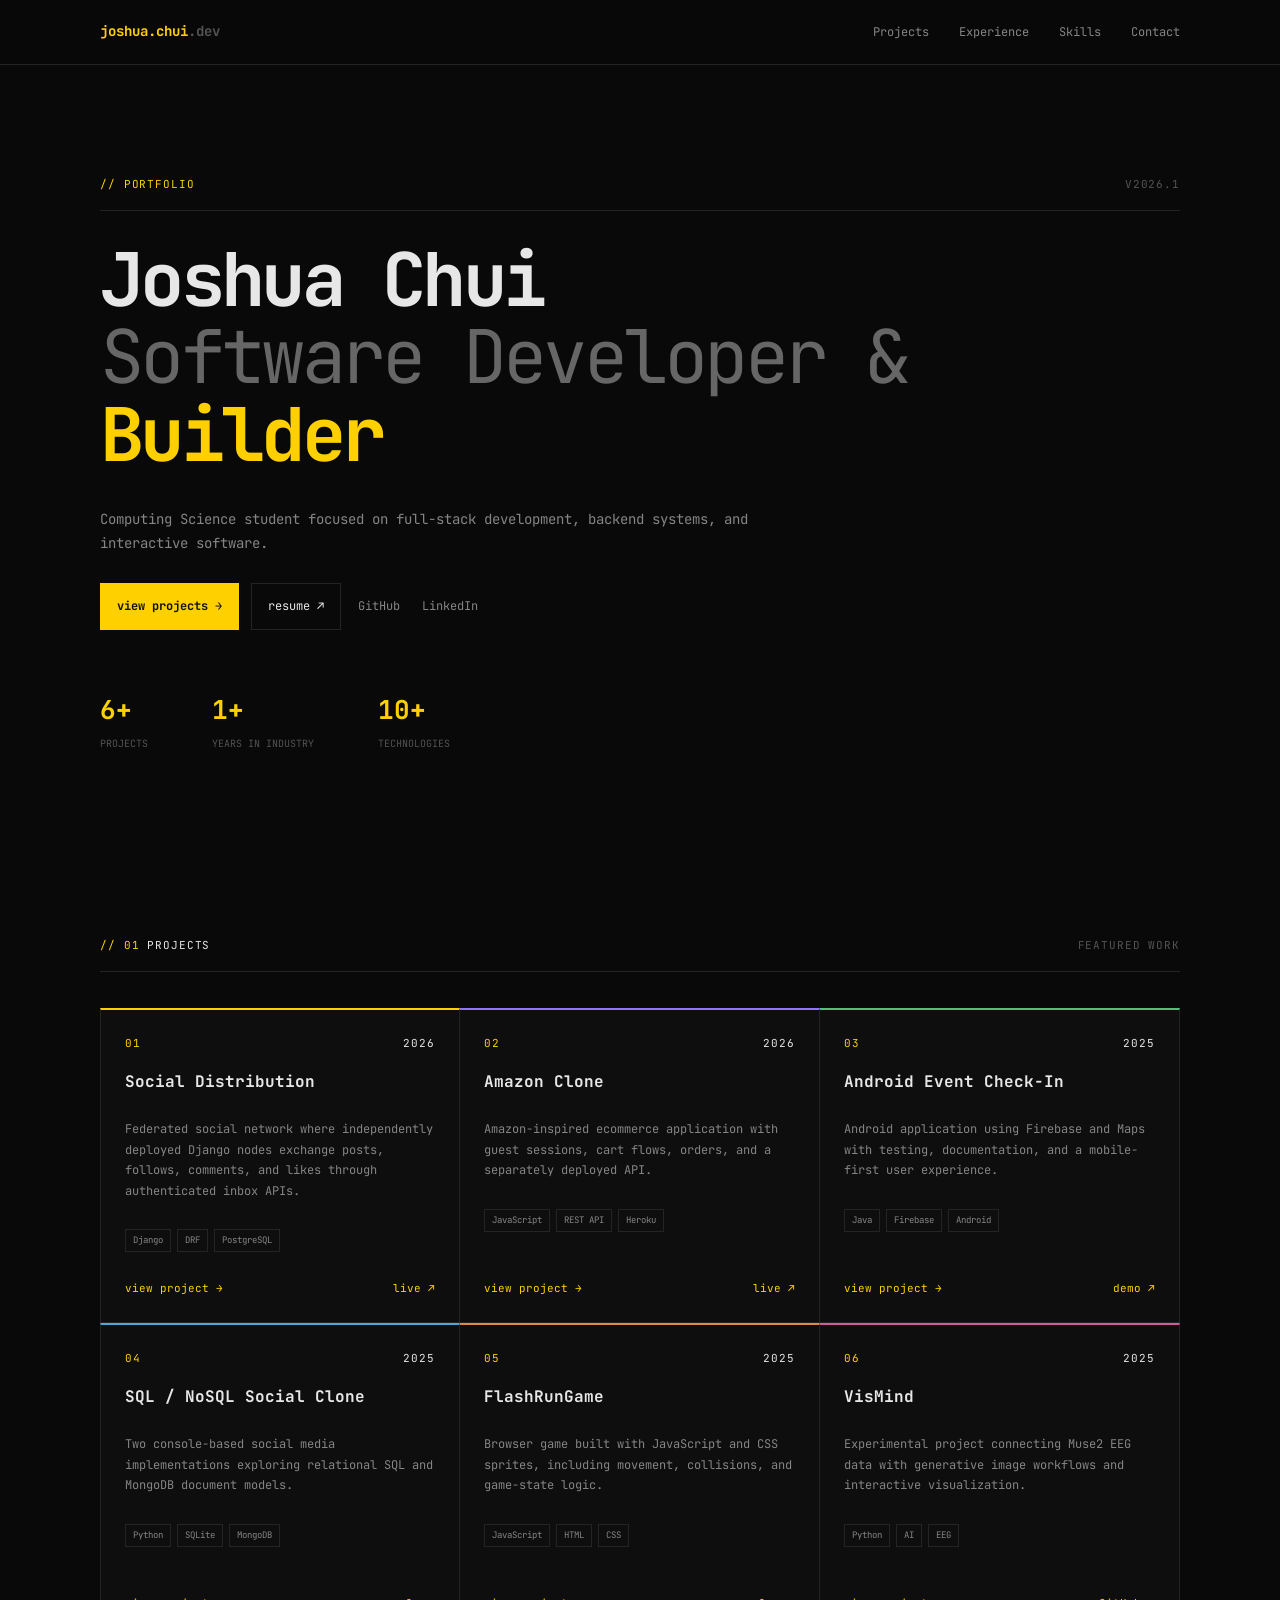
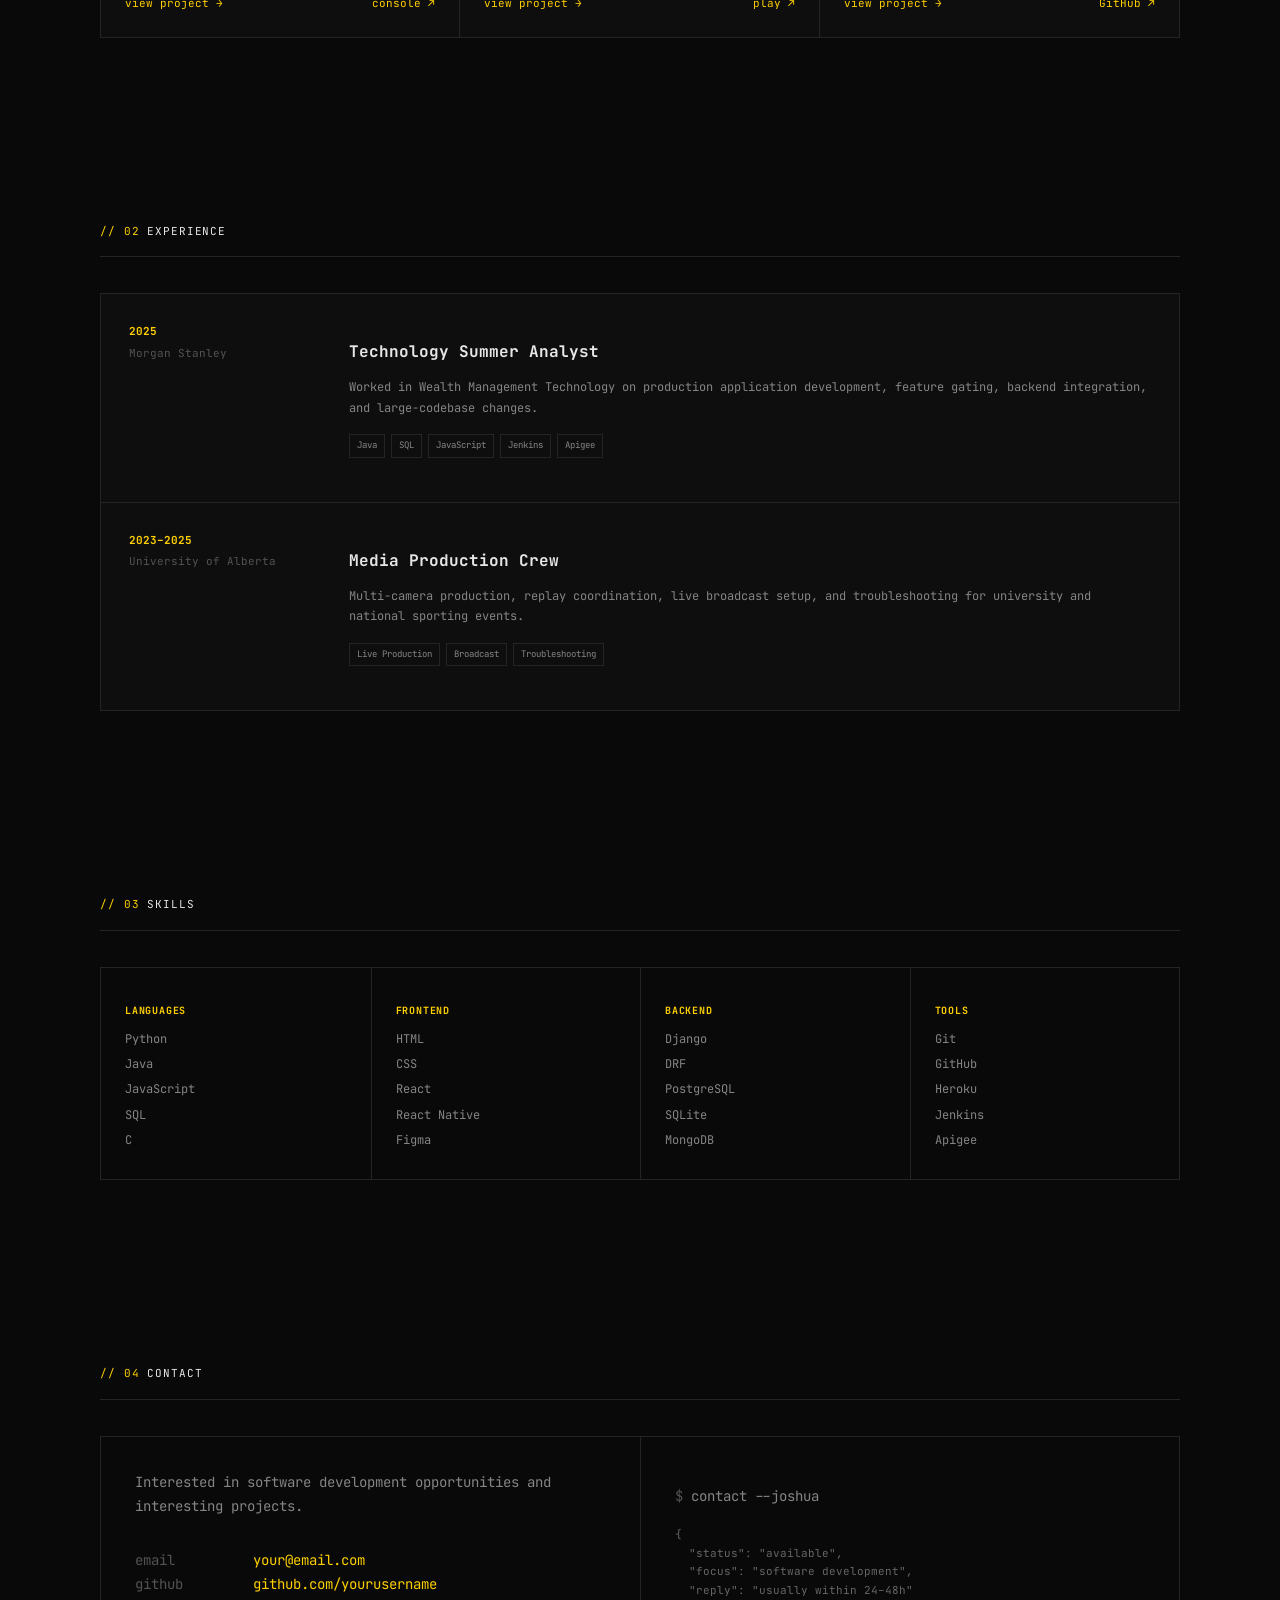
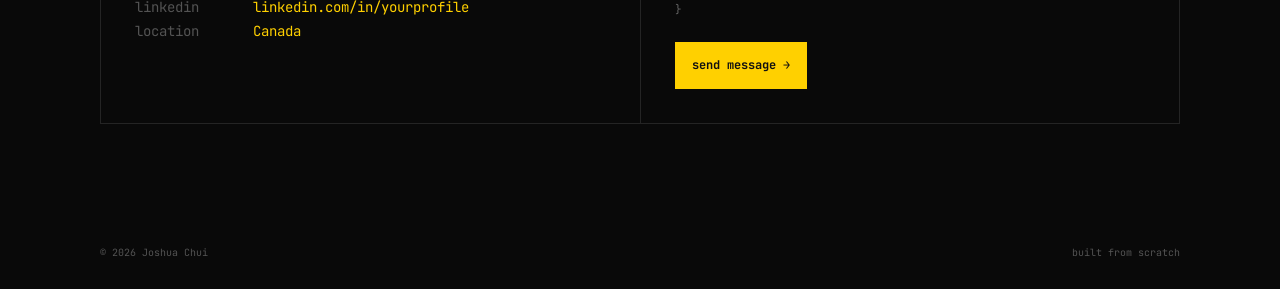
<file: index.html>
<!DOCTYPE html>
<html lang="en">
<head>
    <meta charset="UTF-8"/>
    <meta name="viewport" content="width=device-width, initial-scale=1.0"/>
    <meta name="description" content="Joshua Chui — software developer portfolio."/>
    <title>Joshua Chui — Software Developer</title>
    <link rel="preconnect" href="https://fonts.googleapis.com">
    <link rel="preconnect" href="https://fonts.gstatic.com" crossorigin>
    <link href="https://fonts.googleapis.com/css2?family=JetBrains+Mono:wght@400;500;600;700&display=swap"
          rel="stylesheet">
    <link rel="stylesheet" href="styles.css"/>
</head>
<body>
<header class="site-header">
    <div class="container nav">
        <a class="brand" href="#top">joshua.chui<span>.dev</span></a>
        <button class="menu-toggle" aria-label="Open navigation" aria-expanded="false">menu</button>
        <nav class="nav-links" aria-label="Main navigation">
            <a href="#projects">Projects</a>
            <a href="#experience">Experience</a>
            <a href="#skills">Skills</a>
            <a href="#contact">Contact</a>
        </nav>
    </div>
</header>

<main id="top">
    <section class="hero section">
        <div class="container">
            <div class="eyebrow"><span>// PORTFOLIO</span><span class="muted">v2026.1</span></div>
            <div class="rule"></div>
            <h1>Joshua Chui <span>Software Developer & <strong>Builder</strong></span></h1>
            <p class="hero-copy">Computing Science student focused on full-stack development, backend systems, and
                interactive software.</p>
            <div class="hero-actions">
                <a class="button button-primary" href="#projects">view projects →</a>
                <a class="button" href="resume.pdf" target="_blank" rel="noreferrer">resume ↗</a>
                <a class="text-link" href="https://github.com/" target="_blank" rel="noreferrer">GitHub</a>
                <a class="text-link" href="https://www.linkedin.com/" target="_blank" rel="noreferrer">LinkedIn</a>
            </div>
            <div class="stats">
                <div><strong>6+</strong><span>Projects</span></div>
                <div><strong>1+</strong><span>Years in industry</span></div>
                <div><strong>10+</strong><span>Technologies</span></div>
            </div>
        </div>
    </section>

    <section id="projects" class="section">
        <div class="container">
            <div class="section-heading">
                <div><span>// 01</span> PROJECTS</div>
                <span class="muted">featured work</span></div>
            <div id="project-grid" class="project-grid"></div>
        </div>
    </section>

    <section id="experience" class="section">
        <div class="container">
            <div class="section-heading">
                <div><span>// 02</span> EXPERIENCE</div>
            </div>
            <div id="experience-list" class="experience-list"></div>
        </div>
    </section>

    <section id="skills" class="section">
        <div class="container">
            <div class="section-heading">
                <div><span>// 03</span> SKILLS</div>
            </div>
            <div id="skills-grid" class="skills-grid"></div>
        </div>
    </section>

    <section id="contact" class="section">
        <div class="container">
            <div class="section-heading">
                <div><span>// 04</span> CONTACT</div>
            </div>
            <div class="contact-grid">
                <div>
                    <p class="contact-lead">Interested in software development opportunities and interesting
                        projects.</p>
                    <dl>
                        <div>
                            <dt>email</dt>
                            <dd><a href="mailto:your@email.com">your@email.com</a></dd>
                        </div>
                        <div>
                            <dt>github</dt>
                            <dd><a href="https://github.com/" target="_blank">github.com/yourusername</a></dd>
                        </div>
                        <div>
                            <dt>linkedin</dt>
                            <dd><a href="https://linkedin.com/" target="_blank">linkedin.com/in/yourprofile</a></dd>
                        </div>
                        <div>
                            <dt>location</dt>
                            <dd>Canada</dd>
                        </div>
                    </dl>
                </div>
                <div class="terminal-contact">
                    <p><span class="muted">$</span> contact --joshua</p>
                    <pre>{
  "status": "available",
  "focus": "software development",
  "reply": "usually within 24–48h"
}</pre>
                    <a class="button button-primary" href="mailto:your@email.com">send message →</a>
                </div>
            </div>
        </div>
    </section>
</main>

<footer>
    <div class="container footer-inner"><span>© 2026 Joshua Chui</span><span>built from scratch</span></div>
</footer>
<script type="module" src="script.js"></script>
</body>
</html>
</file>
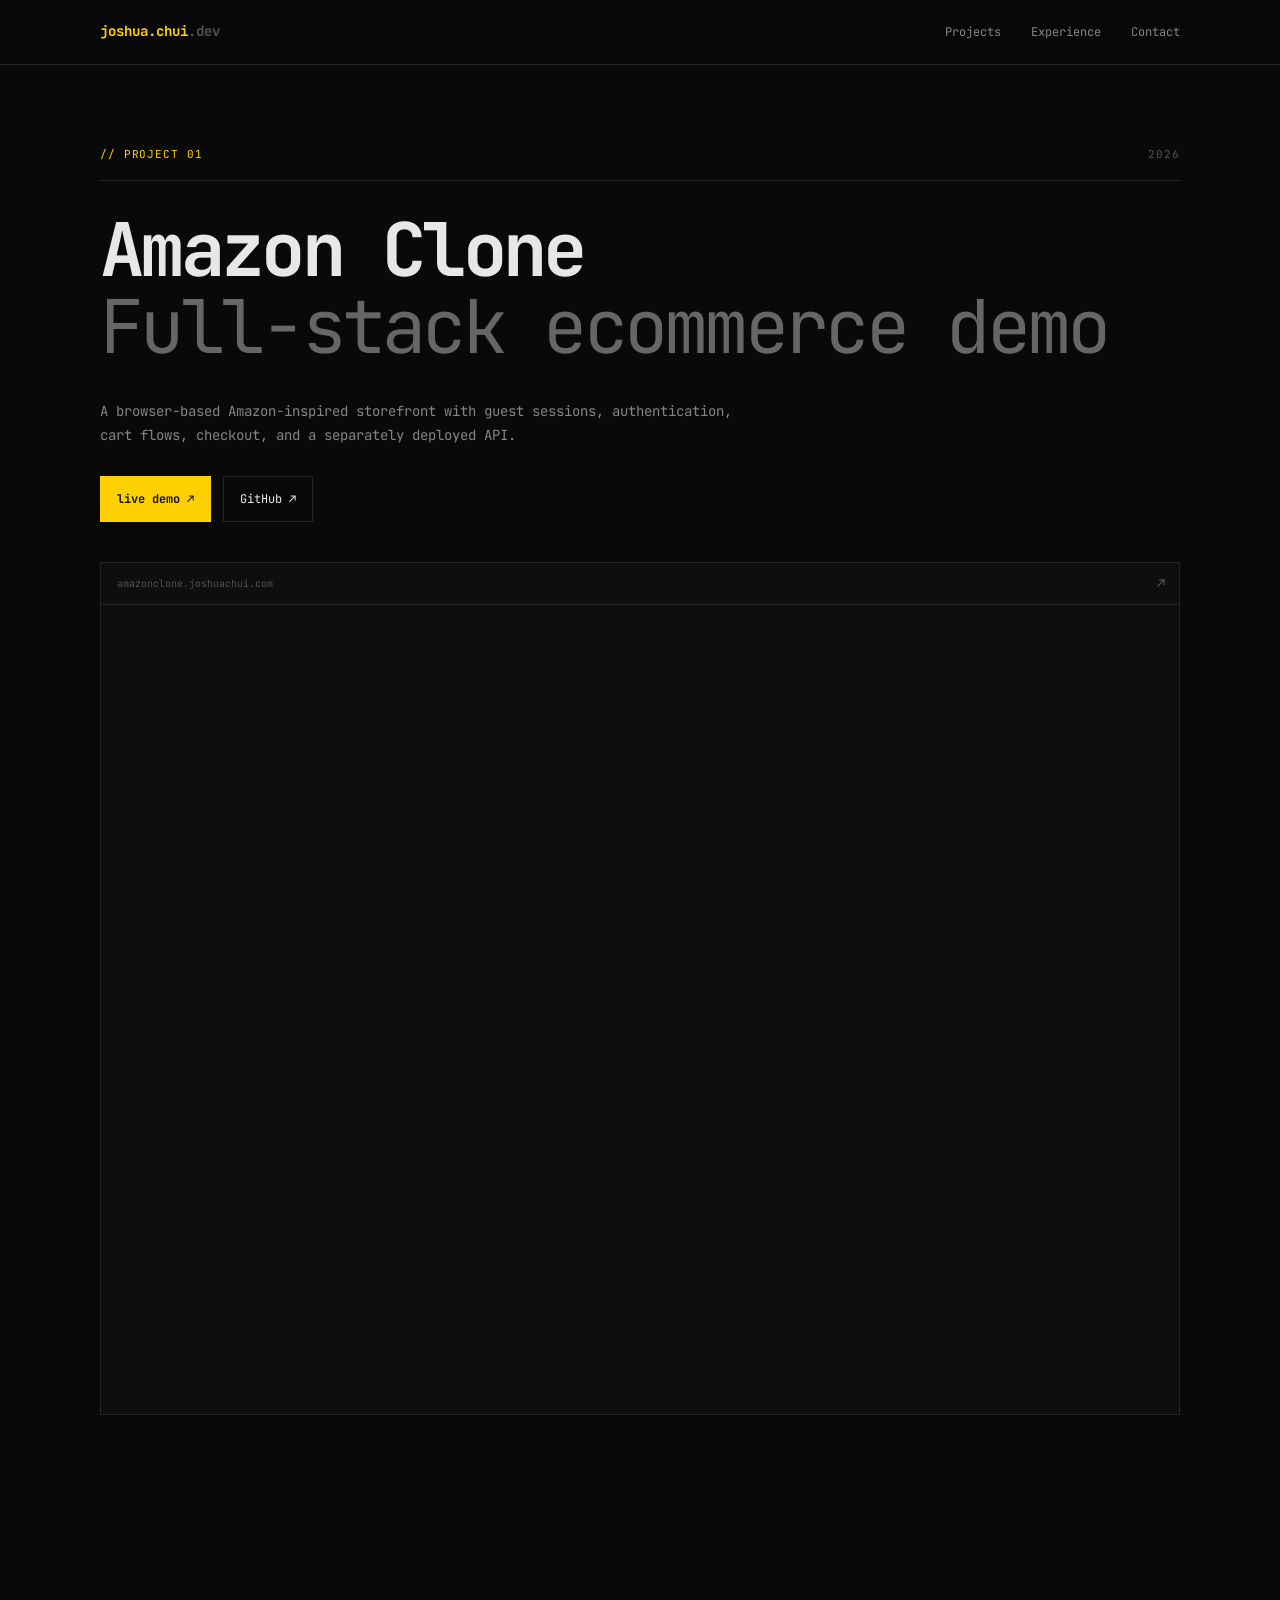
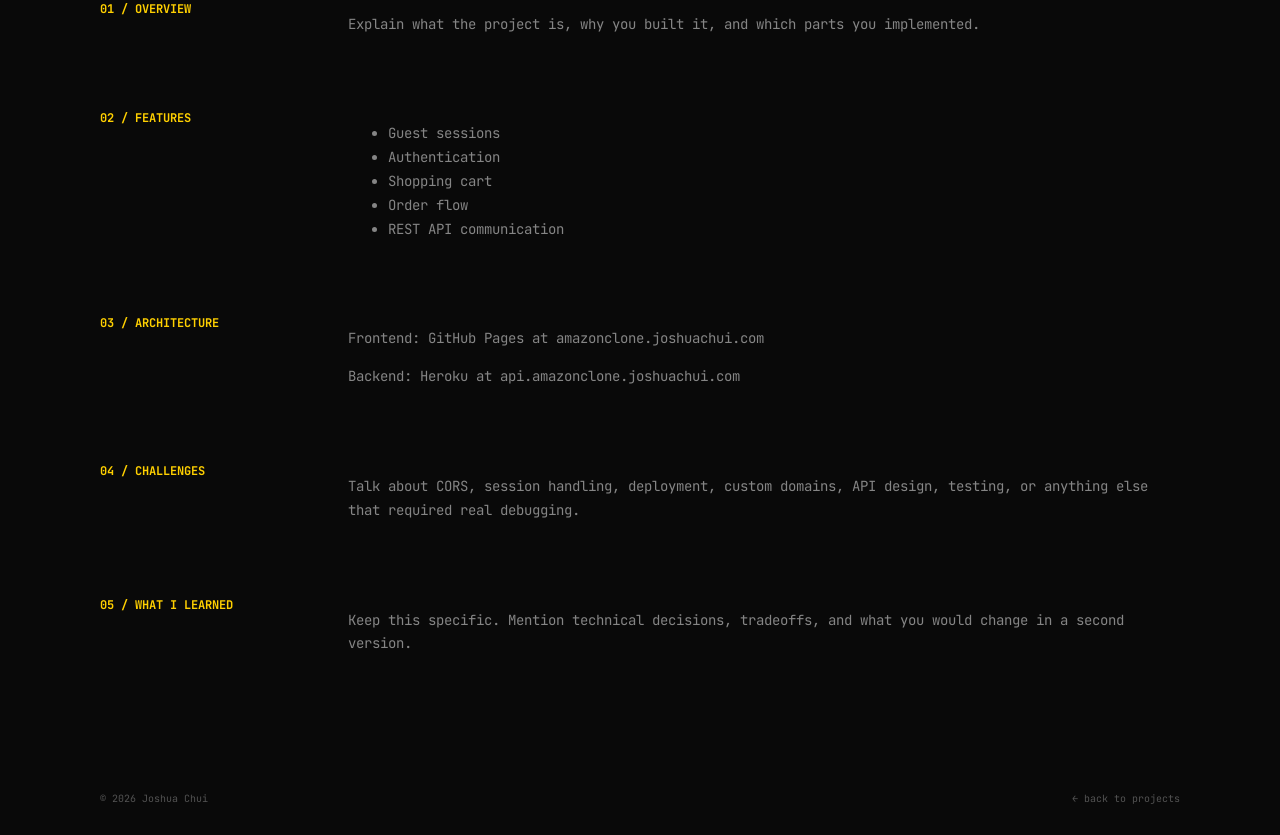
<file: projects/amazonclone.html>
<!DOCTYPE html>
<html lang="en">
<head>
    <meta charset="UTF-8"/>
    <meta name="viewport" content="width=device-width, initial-scale=1.0"/>
    <title>Amazon Clone — Joshua Chui</title>
    <link rel="preconnect" href="https://fonts.googleapis.com">
    <link rel="preconnect" href="https://fonts.gstatic.com" crossorigin>
    <link href="https://fonts.googleapis.com/css2?family=JetBrains+Mono:wght@400;500;600;700&display=swap"
          rel="stylesheet">
    <link rel="stylesheet" href="../styles.css"/>
</head>
<body class="project-page">
<header class="site-header">
    <div class="container nav">
        <a class="brand" href="../index.html">joshua.chui<span>.dev</span></a>
        <nav class="nav-links"><a href="../index.html#projects">Projects</a><a href="../index.html#experience">Experience</a><a
                href="../index.html#contact">Contact</a></nav>
    </div>
</header>

<main>
    <section class="hero section">
        <div class="container">
            <div class="eyebrow"><span>// PROJECT 01</span><span class="muted">2026</span></div>
            <div class="rule"></div>
            <h1>Amazon Clone <span>Full-stack ecommerce demo</span></h1>
            <p class="hero-copy">A browser-based Amazon-inspired storefront with guest sessions, authentication, cart
                flows, checkout, and a separately deployed API.</p>
            <div class="hero-actions">
                <a class="button button-primary" href="https://amazonclone.joshuachui.com" target="_blank"
                   rel="noreferrer">live demo ↗</a>
                <a class="button" href="https://github.com/" target="_blank" rel="noreferrer">GitHub ↗</a>
            </div>

            <div class="project-demo">
                <div class="browser-bar">
                    <span class="browser-address">amazonclone.joshuachui.com</span>

                    <a class="browser-open"
                       href="https://amazonclone.joshuachui.com"
                       target="_blank"
                       rel="noreferrer"
                       aria-label="Open Amazon Clone in a new tab">↗</a>
                </div>
                <iframe
                        src="https://amazonclone.joshuachui.com"
                        title="Amazon Clone live demo"
                        loading="lazy">
                </iframe>
            </div>
        </div>
    </section>

    <section class="section">
        <div class="container">
            <div class="content-grid"><h2>01 / OVERVIEW</h2>
                <div><p>Explain what the project is, why you built it, and which parts you implemented.</p></div>
            </div>
            <div class="content-grid"><h2>02 / FEATURES</h2>
                <div>
                    <ul>
                        <li>Guest sessions</li>
                        <li>Authentication</li>
                        <li>Shopping cart</li>
                        <li>Order flow</li>
                        <li>REST API communication</li>
                    </ul>
                </div>
            </div>
            <div class="content-grid"><h2>03 / ARCHITECTURE</h2>
                <div><p>Frontend: GitHub Pages at amazonclone.joshuachui.com</p>
                    <p>Backend: Heroku at api.amazonclone.joshuachui.com</p></div>
            </div>
            <div class="content-grid"><h2>04 / CHALLENGES</h2>
                <div><p>Talk about CORS, session handling, deployment, custom domains, API design, testing, or anything
                    else that required real debugging.</p></div>
            </div>
            <div class="content-grid"><h2>05 / WHAT I LEARNED</h2>
                <div><p>Keep this specific. Mention technical decisions, tradeoffs, and what you would change in a
                    second version.</p></div>
            </div>
        </div>
    </section>
</main>

<footer>
    <div class="container footer-inner"><span>© 2026 Joshua Chui</span><a href="../index.html#projects">← back to
        projects</a></div>
</footer>
</body>
</html>
</file>
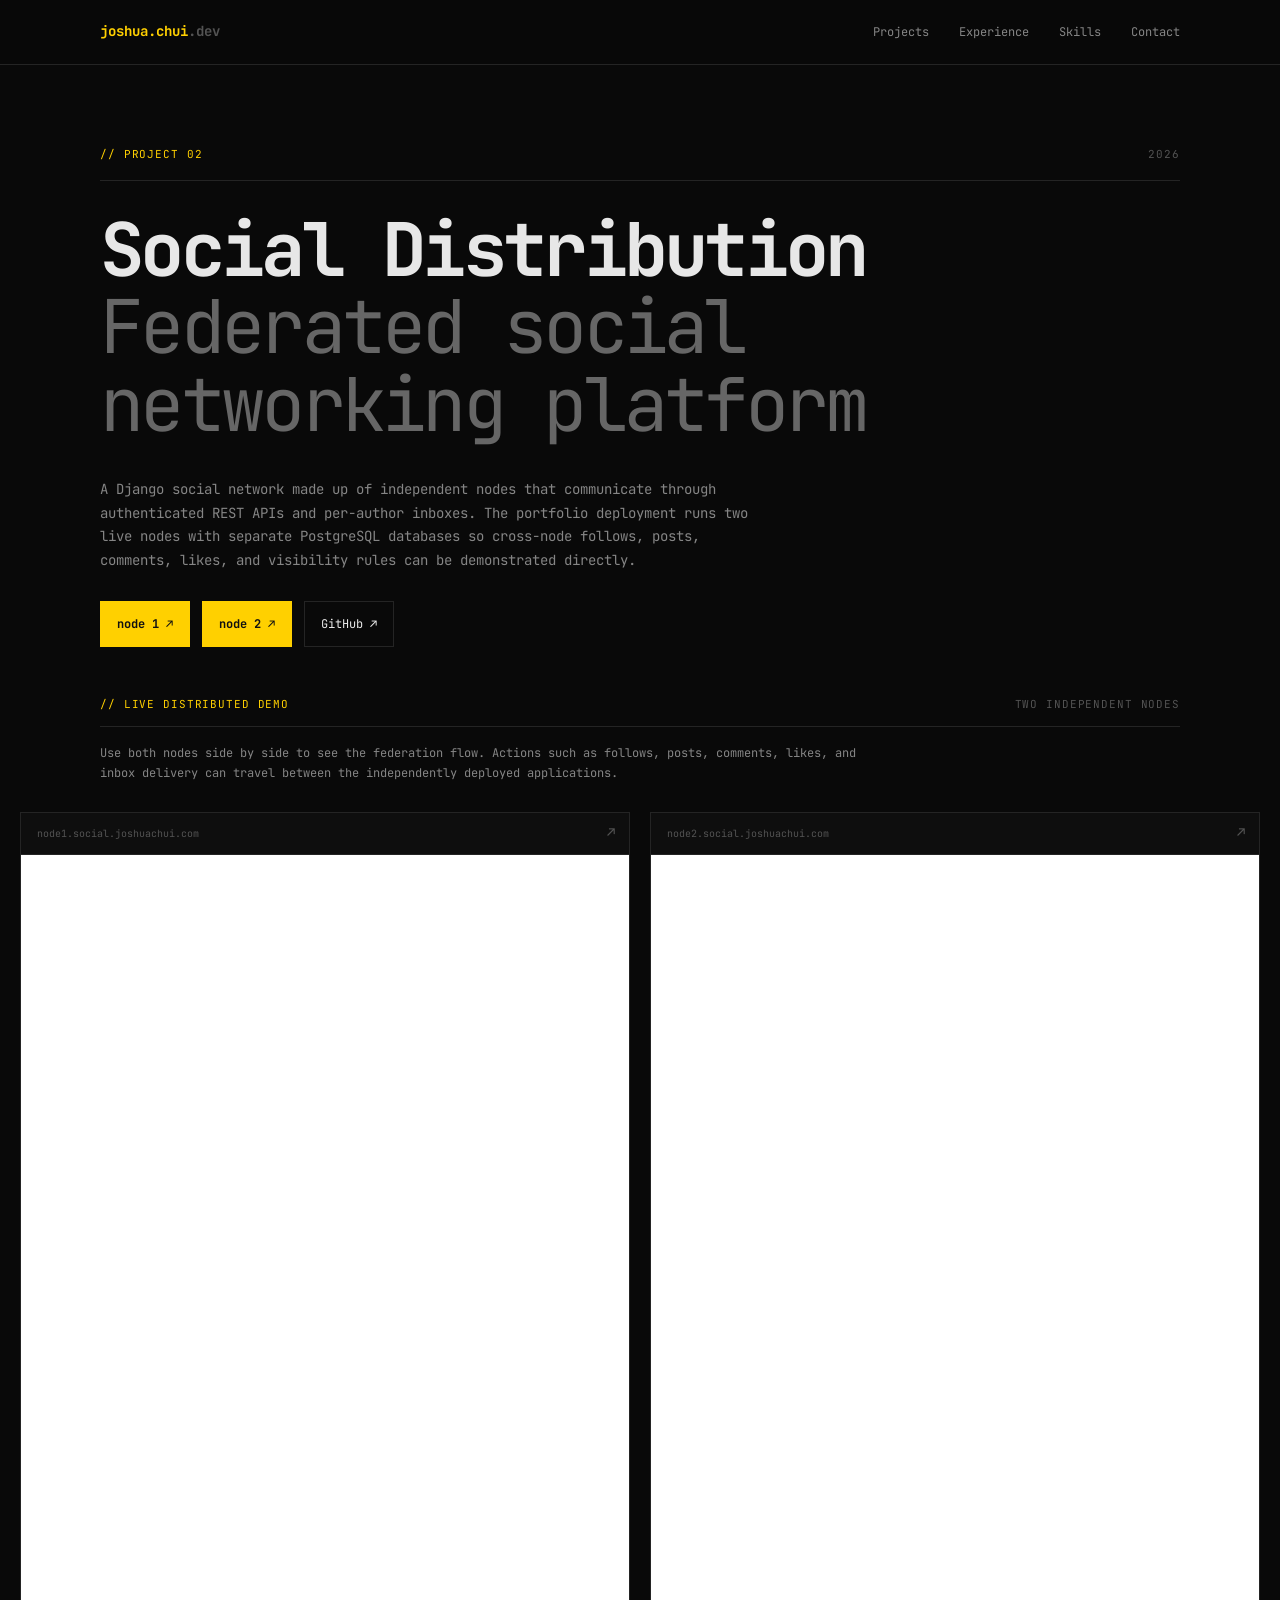
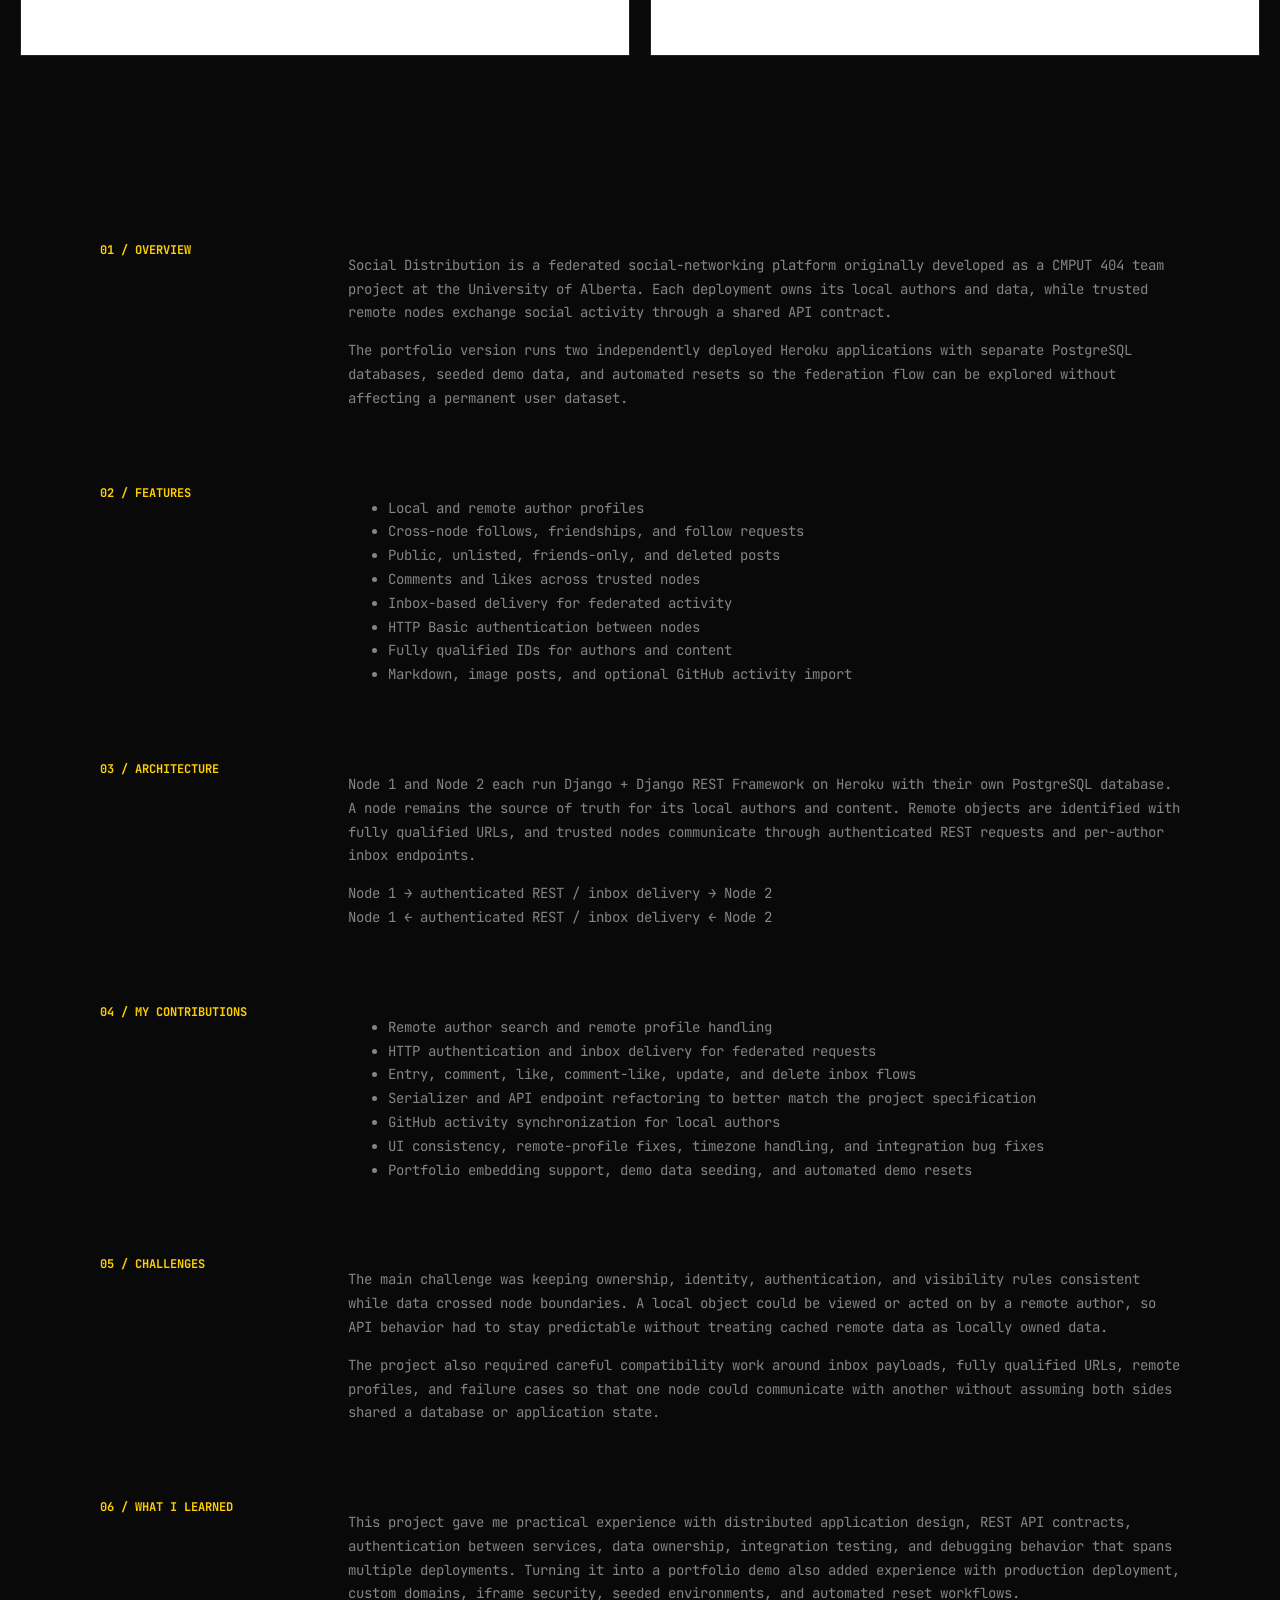
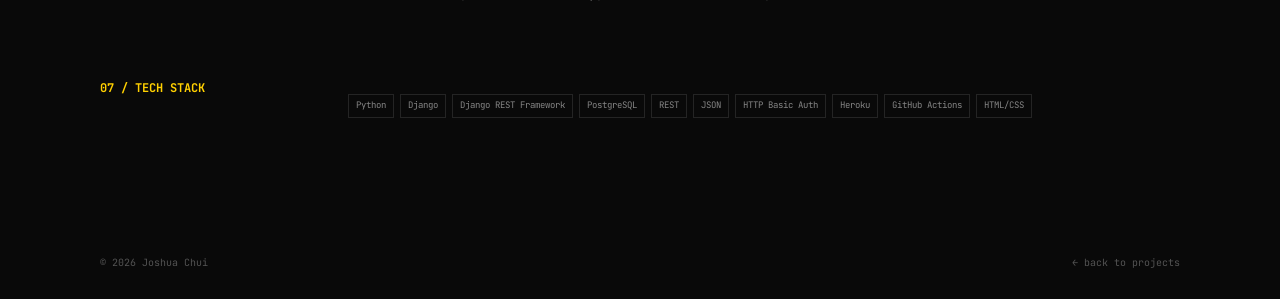
<file: projects/socialdistribution.html>
<!DOCTYPE html>
<html lang="en">
<head>
    <meta charset="UTF-8"/>
    <meta name="viewport" content="width=device-width, initial-scale=1.0"/>
    <meta name="description"
          content="Social Distribution — a federated social networking platform built with Django and Django REST Framework."/>
    <title>Social Distribution — Joshua Chui</title>

    <link rel="preconnect" href="https://fonts.googleapis.com">
    <link rel="preconnect" href="https://fonts.gstatic.com" crossorigin>
    <link href="https://fonts.googleapis.com/css2?family=JetBrains+Mono:wght@400;500;600;700&display=swap"
          rel="stylesheet">
    <link rel="stylesheet" href="../styles.css"/>
</head>
<body class="project-page">
<header class="site-header">
    <div class="container nav">
        <a class="brand" href="../index.html">joshua.chui<span>.dev</span></a>

        <button class="menu-toggle" aria-label="Open navigation" aria-expanded="false">
            menu
        </button>

        <nav class="nav-links" aria-label="Main navigation">
            <a href="../index.html#projects">Projects</a>
            <a href="../index.html#experience">Experience</a>
            <a href="../index.html#skills">Skills</a>
            <a href="../index.html#contact">Contact</a>
        </nav>
    </div>
</header>

<main>
    <section class="hero section">
        <div class="container">
            <div class="eyebrow">
                <span>// PROJECT 02</span>
                <span class="muted">2026</span>
            </div>

            <div class="rule"></div>

            <h1>
                Social Distribution
                <span>Federated social networking platform</span>
            </h1>

            <p class="hero-copy">
                A Django social network made up of independent nodes that communicate through authenticated REST APIs
                and per-author inboxes. The portfolio deployment runs two live nodes with separate PostgreSQL databases
                so cross-node follows, posts, comments, likes, and visibility rules can be demonstrated directly.
            </p>

            <div class="hero-actions">
                <a class="button button-primary"
                   href="https://node1.social.joshuachui.com"
                   target="_blank"
                   rel="noreferrer">node 1 ↗</a>

                <a class="button button-primary"
                   href="https://node2.social.joshuachui.com"
                   target="_blank"
                   rel="noreferrer">node 2 ↗</a>

                <a class="button"
                   href="https://github.com/JoshuaChui03/SocialDistribution"
                   target="_blank"
                   rel="noreferrer">GitHub ↗</a>
            </div>

            <div class="distributed-demo-heading">
                <span>// LIVE DISTRIBUTED DEMO</span>
                <span class="muted">two independent nodes</span>
            </div>

            <p class="distributed-demo-copy">
                Use both nodes side by side to see the federation flow. Actions such as follows, posts, comments,
                likes, and inbox delivery can travel between the independently deployed applications.
            </p>

            <div class="distributed-demo">
                <div class="node-demo">
                    <div class="browser-bar">
                        <span class="browser-address">node1.social.joshuachui.com</span>

                        <a class="browser-open"
                           href="https://node1.social.joshuachui.com"
                           target="_blank"
                           rel="noreferrer"
                           aria-label="Open Social Distribution Node 1 in a new tab">↗</a>
                    </div>

                    <iframe
                            src="https://node1.social.joshuachui.com"
                            title="Social Distribution Node 1 live demo"
                            loading="lazy">
                    </iframe>
                </div>

                <div class="node-demo">
                    <div class="browser-bar">

                        <span class="browser-address">node2.social.joshuachui.com</span>

                        <a class="browser-open"
                           href="https://node2.social.joshuachui.com"
                           target="_blank"
                           rel="noreferrer"
                           aria-label="Open Social Distribution Node 2 in a new tab">↗</a>
                    </div>

                    <iframe
                            src="https://node2.social.joshuachui.com"
                            title="Social Distribution Node 2 live demo"
                            loading="lazy">
                    </iframe>
                </div>
            </div>
        </div>
    </section>

    <section class="section">
        <div class="container">
            <div class="content-grid">
                <h2>01 / OVERVIEW</h2>
                <div>
                    <p>
                        Social Distribution is a federated social-networking platform originally developed as a CMPUT
                        404 team project at the University of Alberta. Each deployment owns its local authors and data,
                        while trusted remote nodes exchange social activity through a shared API contract.
                    </p>
                    <p>
                        The portfolio version runs two independently deployed Heroku applications with separate
                        PostgreSQL databases, seeded demo data, and automated resets so the federation flow can be
                        explored without affecting a permanent user dataset.
                    </p>
                </div>
            </div>

            <div class="content-grid">
                <h2>02 / FEATURES</h2>
                <div>
                    <ul>
                        <li>Local and remote author profiles</li>
                        <li>Cross-node follows, friendships, and follow requests</li>
                        <li>Public, unlisted, friends-only, and deleted posts</li>
                        <li>Comments and likes across trusted nodes</li>
                        <li>Inbox-based delivery for federated activity</li>
                        <li>HTTP Basic authentication between nodes</li>
                        <li>Fully qualified IDs for authors and content</li>
                        <li>Markdown, image posts, and optional GitHub activity import</li>
                    </ul>
                </div>
            </div>

            <div class="content-grid">
                <h2>03 / ARCHITECTURE</h2>
                <div>
                    <p>
                        Node 1 and Node 2 each run Django + Django REST Framework on Heroku with their own PostgreSQL
                        database. A node remains the source of truth for its local authors and content. Remote objects
                        are identified with fully qualified URLs, and trusted nodes communicate through authenticated
                        REST requests and per-author inbox endpoints.
                    </p>
                    <p>
                        Node 1 → authenticated REST / inbox delivery → Node 2<br>
                        Node 1 ← authenticated REST / inbox delivery ← Node 2
                    </p>
                </div>
            </div>

            <div class="content-grid">
                <h2>04 / MY CONTRIBUTIONS</h2>
                <div>
                    <ul>
                        <li>Remote author search and remote profile handling</li>
                        <li>HTTP authentication and inbox delivery for federated requests</li>
                        <li>Entry, comment, like, comment-like, update, and delete inbox flows</li>
                        <li>Serializer and API endpoint refactoring to better match the project specification</li>
                        <li>GitHub activity synchronization for local authors</li>
                        <li>UI consistency, remote-profile fixes, timezone handling, and integration bug fixes</li>
                        <li>Portfolio embedding support, demo data seeding, and automated demo resets</li>
                    </ul>
                </div>
            </div>

            <div class="content-grid">
                <h2>05 / CHALLENGES</h2>
                <div>
                    <p>
                        The main challenge was keeping ownership, identity, authentication, and visibility rules
                        consistent while data crossed node boundaries. A local object could be viewed or acted on by a
                        remote author, so API behavior had to stay predictable without treating cached remote data as
                        locally owned data.
                    </p>
                    <p>
                        The project also required careful compatibility work around inbox payloads, fully qualified
                        URLs, remote profiles, and failure cases so that one node could communicate with another without
                        assuming both sides shared a database or application state.
                    </p>
                </div>
            </div>

            <div class="content-grid">
                <h2>06 / WHAT I LEARNED</h2>
                <div>
                    <p>
                        This project gave me practical experience with distributed application design, REST API
                        contracts, authentication between services, data ownership, integration testing, and debugging
                        behavior that spans multiple deployments. Turning it into a portfolio demo also added experience
                        with production deployment, custom domains, iframe security, seeded environments, and automated
                        reset workflows.
                    </p>
                </div>
            </div>

            <div class="content-grid">
                <h2>07 / TECH STACK</h2>
                <div class="tags">
                    <span>Python</span>
                    <span>Django</span>
                    <span>Django REST Framework</span>
                    <span>PostgreSQL</span>
                    <span>REST</span>
                    <span>JSON</span>
                    <span>HTTP Basic Auth</span>
                    <span>Heroku</span>
                    <span>GitHub Actions</span>
                    <span>HTML/CSS</span>
                </div>
            </div>
        </div>
    </section>
</main>

<footer>
    <div class="container footer-inner">
        <span>© 2026 Joshua Chui</span>
        <a href="../index.html#projects">← back to projects</a>
    </div>
</footer>

<script type="module" src="../script.js"></script>
</body>
</html>
</file>
<file: styles.css>
:root {
    --bg: #090909;
    --surface: #0e0e0e;
    --surface-hover: #121212;
    --border: #242424;
    --text: #e7e7e7;
    --secondary: #858585;
    --muted: #535353;
    --accent: #ffd000;
    --purple: #8f74ff;
    --green: #53bd7c;
    --blue: #4fa7d8;
    --orange: #e08b43;
    --pink: #d05b9a;
    --max-width: 1080px;
}

* {
    box-sizing: border-box;
}

html {
    scroll-behavior: smooth;
}

body {
    margin: 0;
    background: var(--bg);
    color: var(--text);
    font-family: "JetBrains Mono", monospace;
    font-size: 14px;
    line-height: 1.7;
}

a {
    color: inherit;
    text-decoration: none;
}

a:hover {
    color: var(--accent);
}

.container {
    width: min(calc(100% - 40px), var(--max-width));
    margin: 0 auto;
}

.site-header {
    position: sticky;
    top: 0;
    z-index: 20;
    background: rgba(9, 9, 9, .92);
    backdrop-filter: blur(12px);
    border-bottom: 1px solid var(--border);
}

.nav {
    min-height: 64px;
    display: flex;
    align-items: center;
    justify-content: space-between;
    gap: 24px;
}

.brand {
    font-weight: 700;
    color: var(--accent);
}

.brand span {
    color: var(--muted);
}

.nav-links {
    display: flex;
    gap: 30px;
    color: var(--secondary);
    font-size: 12px;
}

.menu-toggle {
    display: none;
    font: inherit;
    color: var(--text);
    background: none;
    border: 1px solid var(--border);
    padding: 8px 10px;
}

.section {
    padding: 92px 0;
}

.hero {
    padding-top: 110px;
}

.eyebrow, .section-heading, .project-meta {
    display: flex;
    justify-content: space-between;
    align-items: center;
    gap: 20px;
    text-transform: uppercase;
    letter-spacing: .08em;
    font-size: 11px;
}

.eyebrow > span:first-child, .section-heading div span, .project-meta span:first-child {
    color: var(--accent);
}

.rule {
    height: 1px;
    background: var(--border);
    margin: 16px 0 30px;
}

h1 {
    margin: 0;
    font-size: clamp(44px, 7vw, 74px);
    line-height: 1.05;
    letter-spacing: -0.05em;
}

h1 span {
    display: block;
    color: #666;
    font-weight: 400;
}

h1 strong {
    color: var(--accent);
}

.hero-copy {
    max-width: 650px;
    color: var(--secondary);
    margin: 34px 0 28px;
}

.hero-actions {
    display: flex;
    flex-wrap: wrap;
    align-items: center;
    gap: 12px;
}

.button {
    display: inline-block;
    padding: 12px 16px;
    border: 1px solid var(--border);
    background: transparent;
    font-size: 12px;
}

.button:hover {
    background: var(--surface-hover);
    color: var(--text);
}

.button-primary {
    background: var(--accent);
    color: #111;
    border-color: var(--accent);
    font-weight: 700;
}

.button-primary:hover {
    background: #ffe047;
    color: #111;
}

.text-link {
    padding: 12px 5px;
    color: var(--secondary);
    font-size: 12px;
}

.stats {
    display: flex;
    gap: 64px;
    margin-top: 58px;
}

.stats div {
    display: grid;
    gap: 3px;
}

.stats strong {
    color: var(--accent);
    font-size: 26px;
}

.stats span {
    color: var(--muted);
    font-size: 10px;
    text-transform: uppercase;
}

.section-heading {
    padding-bottom: 16px;
    border-bottom: 1px solid var(--border);
    margin-bottom: 36px;
}

.muted {
    color: var(--muted);
}

.project-grid {
    display: grid;
    grid-template-columns: repeat(3, 1fr);
}

.project-card {
    min-height: 315px;
    padding: 24px;
    border-right: 1px solid var(--border);
    border-bottom: 1px solid var(--border);
    border-top: 2px solid var(--accent);
    background: var(--surface);
    display: flex;
    flex-direction: column;
}

.project-card:nth-child(3n+1) {
    border-left: 1px solid var(--border);
}

.project-card h2, .experience-row h2 {
    margin: 16px 0 12px;
    font-size: 16px;
}

.project-card p, .experience-row p {
    color: var(--secondary);
    font-size: 12px;
}

.project-card:hover {
    background: var(--surface-hover);
}

.project-links {
    margin-top: auto;
    display: flex;
    justify-content: space-between;
    gap: 15px;
    color: var(--accent);
    font-size: 11px;
}

.tags {
    display: flex;
    flex-wrap: wrap;
    gap: 6px;
    margin: 16px 0;
}

.tags span {
    color: var(--secondary);
    border: 1px solid var(--border);
    padding: 3px 7px;
    font-size: 9px;
}

.accent-yellow {
    border-top-color: var(--accent);
}

.accent-purple {
    border-top-color: var(--purple);
}

.accent-green {
    border-top-color: var(--green);
}

.accent-blue {
    border-top-color: var(--blue);
}

.accent-orange {
    border-top-color: var(--orange);
}

.accent-pink {
    border-top-color: var(--pink);
}

.experience-list {
    border: 1px solid var(--border);
}

.experience-row {
    display: grid;
    grid-template-columns: 190px 1fr;
    gap: 30px;
    padding: 28px;
    background: var(--surface);
}

.experience-row + .experience-row {
    border-top: 1px solid var(--border);
}

.experience-date {
    display: grid;
    align-content: start;
    gap: 3px;
}

.experience-date strong {
    color: var(--accent);
    font-size: 11px;
}

.experience-date span {
    color: var(--muted);
    font-size: 11px;
}

.skills-grid {
    display: grid;
    grid-template-columns: repeat(4, 1fr);
    border: 1px solid var(--border);
}

.skills-grid > div {
    padding: 24px;
}

.skills-grid > div + div {
    border-left: 1px solid var(--border);
}

.skills-grid h3 {
    color: var(--accent);
    font-size: 10px;
    letter-spacing: .08em;
}

.skills-grid p {
    margin: 5px 0;
    color: var(--secondary);
    font-size: 12px;
}

.contact-grid {
    display: grid;
    grid-template-columns: 1fr 1fr;
    border: 1px solid var(--border);
}

.contact-grid > div {
    padding: 34px;
}

.contact-grid > div + div {
    border-left: 1px solid var(--border);
}

.contact-lead {
    color: var(--secondary);
    max-width: 420px;
    margin-top: 0;
}

dl {
    margin: 30px 0 0;
}

dl div {
    display: grid;
    grid-template-columns: 100px 1fr;
    gap: 18px;
}

dt {
    color: var(--muted);
}

dd {
    margin: 0;
    color: var(--accent);
}

.terminal-contact {
    color: var(--secondary);
}

.terminal-contact pre {
    color: #666;
    font: inherit;
    font-size: 11px;
    margin: 16px 0 24px;
    white-space: pre-wrap;
}

footer {
    color: var(--muted);
    font-size: 10px;
}

.footer-inner {
    padding: 28px 0;
    display: flex;
    justify-content: space-between;
}

.project-page .hero {
    padding-top: 80px;
}

.project-demo {
    margin-top: 40px;
    border: 1px solid var(--border);
    background: var(--surface);
}

.distributed-demo-heading {
    display: flex;
    justify-content: space-between;
    align-items: center;
    gap: 20px;
    margin-top: 48px;
    padding-bottom: 12px;
    border-bottom: 1px solid var(--border);
    font-size: 11px;
    letter-spacing: .08em;
    text-transform: uppercase;
}

.distributed-demo-heading > span:first-child {
    color: var(--accent);
}

.distributed-demo-copy {
    max-width: 760px;
    margin-top: 16px;
    color: var(--secondary);
    font-size: 12px;
}

.distributed-demo {
    display: grid;
    grid-template-columns: repeat(2, minmax(0, 1fr));
    gap: 20px;

    /* Let the two live nodes use more of the viewport than the text column. */
    width: min(1600px, calc(100vw - 40px));
    margin-top: 28px;
    margin-left: 50%;
    transform: translateX(-50%);
}

.node-demo {
    min-width: 0;
    overflow: hidden;
    border: 1px solid var(--border);
    background: var(--surface);
}

.browser-controls {
    display: flex;
    flex: 0 0 auto;
    gap: 6px;
}

.browser-open {
    flex: 0 0 auto;
    color: var(--muted);
    font-size: 14px;
}

.browser-open:hover {
    color: var(--accent);
}

.node-demo iframe {
    display: block;
    width: 100%;
    height: 800px;
    border: 0;
    background: white;
}

.browser-bar {
    min-height: 42px;
    border-bottom: 1px solid var(--border);
    display: flex;
    align-items: center;
    gap: 8px;
    padding: 0 14px;
}

.browser-dot {
    width: 8px;
    height: 8px;
    border: 1px solid #555;
    border-radius: 50%;
}

.browser-address {
    min-width: 0;
    flex: 1;
    overflow: hidden;
    white-space: nowrap;
    text-overflow: ellipsis;
    color: var(--muted);
    margin-left: 2px;
    font-size: 10px;
}

.project-demo iframe {
    display: block;
    width: 100%;
    aspect-ratio: 4 / 3;
    height: auto;
    border: 0;
}

.content-grid {
    display: grid;
    grid-template-columns: 200px 1fr;
    gap: 48px;
}

.content-grid + .content-grid {
    margin-top: 58px;
}

.content-grid h2 {
    margin: 0;
    font-size: 12px;
    color: var(--accent);
}

.content-grid p, .content-grid li {
    color: var(--secondary);
}

@media (max-width: 850px) {
    .distributed-demo {
        width: 100%;
        margin-left: 0;
        transform: none;
        grid-template-columns: 1fr;
    }

    .node-demo iframe {
        height: 700px;
    }

    .project-grid {
        grid-template-columns:1fr 1fr
    }

    .project-card:nth-child(3n+1) {
        border-left: 0
    }

    .project-card:nth-child(odd) {
        border-left: 1px solid var(--border)
    }

    .skills-grid {
        grid-template-columns:1fr 1fr
    }

    .skills-grid > div:nth-child(3) {
        border-left: 0;
        border-top: 1px solid var(--border)
    }

    .skills-grid > div:nth-child(4) {
        border-top: 1px solid var(--border)
    }

    .contact-grid {
        grid-template-columns:1fr
    }

    .contact-grid > div + div {
        border-left: 0;
        border-top: 1px solid var(--border)
    }
}

@media (max-width: 620px) {
    .container {
        width: min(calc(100% - 28px), var(--max-width))
    }

    .section {
        padding: 68px 0
    }

    .hero {
        padding-top: 70px
    }

    .menu-toggle {
        display: block
    }

    .nav-links {
        display: none;
        position: absolute;
        top: 64px;
        left: 0;
        right: 0;
        background: #090909;
        border-bottom: 1px solid var(--border);
        padding: 20px;
        flex-direction: column;
        align-items: flex-start
    }

    .nav-links.open {
        display: flex
    }

    .stats {
        gap: 28px;
        flex-wrap: wrap
    }

    .project-grid {
        grid-template-columns:1fr
    }

    .project-card, .project-card:nth-child(odd), .project-card:nth-child(3n+1) {
        border-left: 1px solid var(--border)
    }

    .experience-row {
        grid-template-columns:1fr
    }

    .skills-grid {
        grid-template-columns:1fr
    }

    .skills-grid > div + div, .skills-grid > div:nth-child(3), .skills-grid > div:nth-child(4) {
        border-left: 0;
        border-top: 1px solid var(--border)
    }

    .content-grid {
        grid-template-columns:1fr;
        gap: 12px
    }

    .footer-inner {
        gap: 20px;
        flex-direction: column
    }
}
</file>
